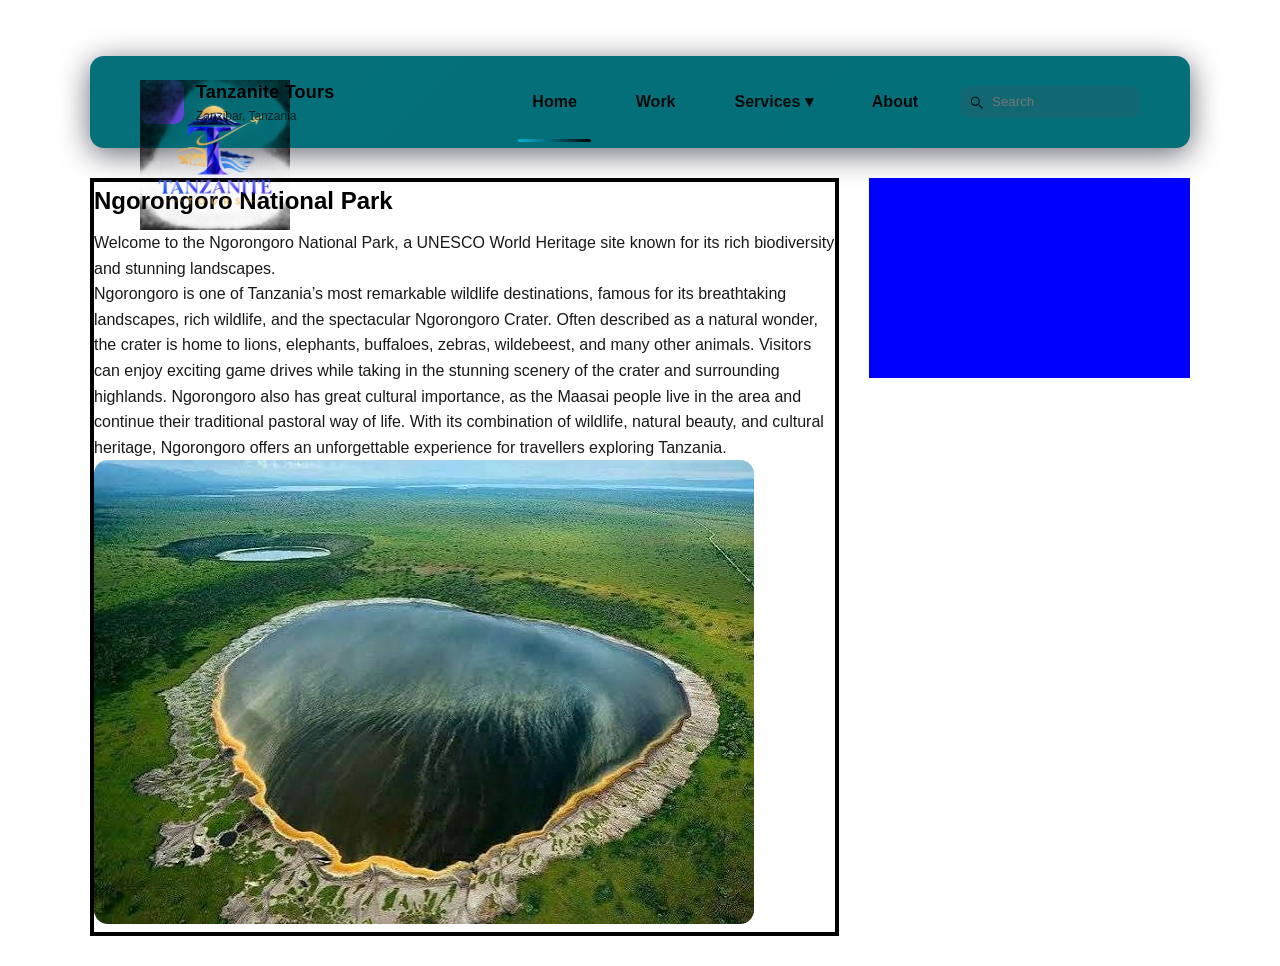
<file: index.html>
<!doctype html>
<html lang="en">

<head>
    <meta charset="utf-8" />
    <meta name="viewport" content="width=device-width,initial-scale=1" />
    <title>Tanzanite Tours</title>
    <link rel="stylesheet" href="style.css" />
    <style>

    </style>
</head>

<body>
    <div class="site">
        <header class="navbar" role="banner">
            <div class="brand">
                <div class="logo" aria-hidden="true"><img src="ChatGPT Image Sep 11, 2026, 12_11_16 PM.png"
                        alt="Tanzanite Tours Logo"></div>
                <div>
                    <div class="sitename">Tanzanite Tours</div>
                    <div style="font-size:12px;opacity:.7">Zanzibar, Tanzania</div>
                </div>
            </div>

            <nav class="links" role="navigation" aria-label="Main">
                <button class="hamburger" aria-expanded="false" aria-controls="primaryNav" title="Menu">
                    <svg width="20" height="20" viewBox="0 0 24 24" fill="none">
                        <path d="M4 7h16M4 12h16M4 17h16" stroke="currentColor" stroke-width="1.6"
                            stroke-linecap="round" />
                    </svg>
                </button>

                <ul id="primaryNav" class="nav-list" role="menubar">

                    <li role="none">
                        <a role="menuitem" href="#home">Home</a>
                    </li>

                    <li role="none">
                        <a role="menuitem" href="work1.html">Work</a>
                    </li>

                    <li role="none">
                        <a role="menuitem" href="#services" aria-haspopup="true">
                            Services ▾
                        </a>

                        <div class="dropdown" role="menu" aria-label="Services submenu">
                            <a href="#transportation">Transportation</a>
                            <a href="#travel">Travel</a>
                            <a href="#booking">Booking</a>
                        </div>
                    </li>

                    <li role="none">
                        <a role="menuitem" href="#about">About</a>
                    </li>

                </ul>

                <div class="search" aria-hidden="false">
                    <svg width="16" height="16" viewBox="0 0 24 24" fill="none">
                        <path d="M21 21l-4.35-4.35" stroke="currentColor" stroke-width="1.6" stroke-linecap="round"
                            stroke-linejoin="round" />
                        <circle cx="11" cy="11" r="6" stroke="currentColor" stroke-width="1.6" stroke-linecap="round"
                            stroke-linejoin="round" />
                    </svg>
                    <input type="search" placeholder="Search" aria-label="Search" />
                </div>



                <div class="indicator" aria-hidden="true"></div>
            </nav>
        </header>

        <main class="container">
            <section class="posts" style="border: 4px solid black;">
                <article class="post" id="home">
                    <h2 id="home">Ngorongoro National Park</h2>
                    <p style="margin-top:10px;opacity:.9;line-height:1.6">Welcome to the Ngorongoro National Park, a
                        UNESCO World Heritage site known for its rich biodiversity and stunning landscapes.<br>
                        Ngorongoro is one of Tanzania’s most remarkable wildlife destinations, famous for its
                        breathtaking landscapes, rich wildlife, and the spectacular Ngorongoro Crater. Often described
                        as a natural wonder, the crater is home to lions, elephants, buffaloes, zebras, wildebeest, and
                        many other animals. Visitors can enjoy exciting game drives while taking in the stunning scenery
                        of the crater and surrounding highlands. Ngorongoro also has great cultural importance, as the
                        Maasai people live in the area and continue their traditional pastoral way of life. With its
                        combination of wildlife, natural beauty, and cultural heritage, Ngorongoro offers an
                        unforgettable experience for travellers exploring Tanzania. </p>
                    <img style="border-radius: 14px" src="ngorongoro.jpg.jpg" alt="Ngorongoro Crater in Tanzania">
                </article>
            </section>

            <section class="others">
                <div style="padding: 100px; background: blue;">

                </div>
            </section>
        </main>
    </div>

    <script src="scripts.js"></script>
</body>

</html>
</file>
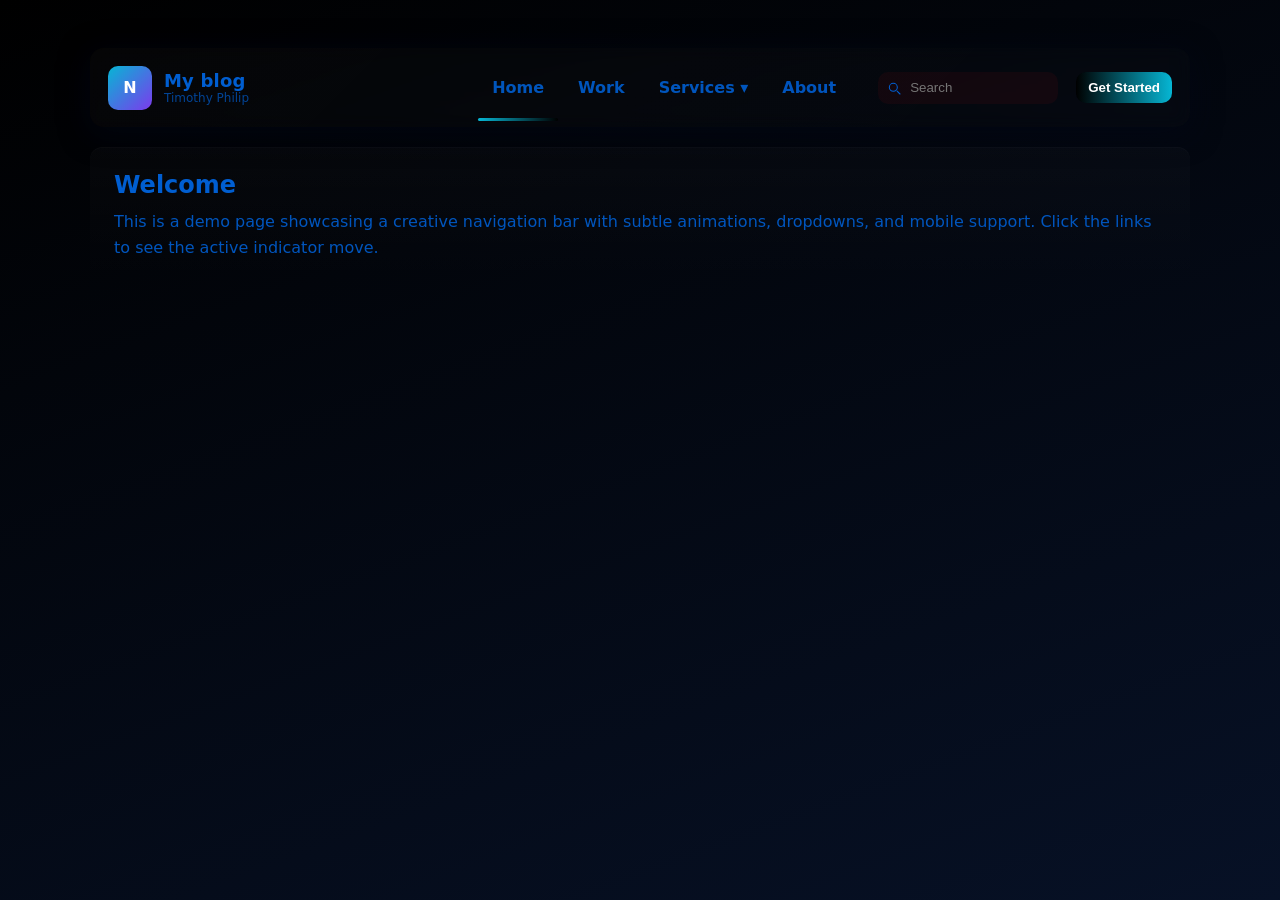
<file: TTT.html>
<!doctype html>
<html lang="en">
<head>
    <meta charset="utf-8" />
    <meta name="viewport" content="width=device-width,initial-scale=1" />
    <title>Creative Navbar — TTT</title>
    <style>
        :root{--accent:#000000;--glass: rgba(235, 0, 0, 0.06);--bg1:#000000;--bg2:#071126}
        *{box-sizing:border-box;margin:0;padding:0}
        html,body{height:100%;font-family:Inter,ui-sans-serif,system-ui,Segoe UI,Roboto,Helvetica,Arial}
        body{background:linear-gradient(160deg,var(--bg1),var(--bg2));color:#005ed1;display:flex;align-items:flex-start;justify-content:center;padding:48px}
        .site{width:100%;max-width:1100px}
        header.navbar{position:relative;display:flex;align-items:center;justify-content:space-between;padding:12px 18px;border-radius:14px;background:linear-gradient(135deg,rgba(255,255,255,0.02),rgba(255,255,255,0.01));backdrop-filter: blur(8px);box-shadow:0 6px 30px rgba(2,6,23,0.6);overflow:hidden}
        .brand{display:flex;align-items:center;gap:12px}
        .logo{width:44px;height:44px;border-radius:10px;display:grid;place-items:center;background:linear-gradient(135deg,#06b6d4,#7c3aed);font-weight:700;color:white}
        .sitename{font-size:18px;font-weight:700;letter-spacing:0.2px}
        nav.links{display:flex;align-items:center;gap:8px}
        .nav-list{display:flex;gap:6px;list-style:none;padding:8px}
        .nav-list li{position:relative}
        .nav-list a{display:inline-block;padding:10px 14px;border-radius:10px;color:inherit;text-decoration:none;font-weight:600;opacity:0.9;transition:transform .22s ease,opacity .18s ease}
        .nav-list a:hover{transform:translateY(-3px);opacity:1}
        .cta{margin-left:10px;padding:8px 12px;border-radius:10px;background:linear-gradient(90deg,var(--accent),#06b6d4);color:white;font-weight:700;border:none;cursor:pointer}
        .indicator{position:absolute;bottom:6px;height:3px;width:60px;background:linear-gradient(90deg,#06b6d4,var(--accent));border-radius:999px;transition:transform .28s cubic-bezier(.2,.9,.2,1),width .28s}
        .search{margin-left:12px;background:var(--glass);padding:8px;border-radius:10px;display:flex;gap:8px;align-items:center}
        .search input{background:transparent;border:0;color:inherit;outline:0;width:140px}
        .hamburger{display:none;cursor:pointer;padding:8px;border-radius:8px;background:transparent;border:0}
        .dropdown{position:absolute;top:56px;left:0;background:linear-gradient(180deg,rgba(255,255,255,0.02),rgba(255,255,255,0.01));border-radius:10px;padding:8px;box-shadow:0 6px 18px rgba(2,6,23,0.5);display:none}
        .nav-list li:focus-within .dropdown, .nav-list li:hover .dropdown{display:block}
        main.demo{margin-top:20px;padding:24px;border-radius:12px;background:linear-gradient(180deg,rgba(255,255,255,0.02),transparent);box-shadow:inset 0 1px 0 rgba(255,255,255,0.02)}
        @media (max-width:800px){
            .nav-list{display:none;position:absolute;left:12px;right:12px;top:64px;flex-direction:column;background:linear-gradient(180deg,rgba(255,255,255,0.02),rgba(255,255,255,0.01));padding:12px;border-radius:10px}
            .hamburger{display:inline-grid}
            .nav-list.open{display:flex}
            .search{display:none}
        }
    </style>
</head>
<body>
    <div class="site">
        <header class="navbar" role="banner">
            <div class="brand">
                <div class="logo" aria-hidden="true">N</div>
                <div>
                    <div class="sitename">My blog</div>
                    <div style="font-size:12px;opacity:.7">Timothy Philip</div>
                </div>
            </div>

            <nav class="links" role="navigation" aria-label="Main">
                <button class="hamburger" aria-expanded="false" aria-controls="primaryNav" title="Menu">
                    <svg width="20" height="20" viewBox="0 0 24 24" fill="none"><path d="M4 7h16M4 12h16M4 17h16" stroke="currentColor" stroke-width="1.6" stroke-linecap="round"/></svg>
                </button>

                <ul id="primaryNav" class="nav-list" role="menubar">
                    <li role="none"><a role="menuitem" href="#home">Home</a></li>
                    <li role="none"><a role="menuitem" href="#work">Work</a></li>
                    <li role="none">
                        <a role="menuitem" href="#services" aria-haspopup="true">Services ▾</a>
                        <div class="dropdown" role="menu" aria-label="Services submenu">
                            <a href="#design" style="display:block;padding:8px;border-radius:8px">Design</a>
                            <a href="#dev" style="display:block;padding:8px;border-radius:8px">Development</a>
                            <a href="#ai" style="display:block;padding:8px;border-radius:8px">AI & Data</a>
                        </div>
                    </li>
                    <li role="none"><a role="menuitem" href="#about">About</a></li>
                </ul>

                <div class="search" aria-hidden="false">
                    <svg width="16" height="16" viewBox="0 0 24 24" fill="none"><path d="M21 21l-4.35-4.35" stroke="currentColor" stroke-width="1.6" stroke-linecap="round" stroke-linejoin="round"/><circle cx="11" cy="11" r="6" stroke="currentColor" stroke-width="1.6" stroke-linecap="round" stroke-linejoin="round"/></svg>
                    <input type="search" placeholder="Search" aria-label="Search" />
                </div>

                <button class="cta">Get Started</button>

                <div class="indicator" aria-hidden="true"></div>
            </nav>
        </header>

        <main class="demo">
            <h2 id="home">Welcome</h2>
            <p style="margin-top:10px;opacity:.9;line-height:1.6">This is a demo page showcasing a creative navigation bar with subtle animations, dropdowns, and mobile support. Click the links to see the active indicator move.</p>
        </main>
    </div>

    <script>
        (function(){
            const nav = document.querySelector('.nav-list');
            const items = [...document.querySelectorAll('.nav-list a')];
            const indicator = document.querySelector('.indicator');
            const hamburger = document.querySelector('.hamburger');
            const navLinks = document.getElementById('primaryNav');

            function updateIndicator(el){
                if(!el) return indicator.style.transform='translateX(-9999px)';
                const rect = el.getBoundingClientRect();
                const parentRect = nav.getBoundingClientRect();
                const left = rect.left - parentRect.left + (rect.width - Math.max(48, rect.width)) / 2;
                indicator.style.width = Math.max(48, rect.width) + 'px';
                indicator.style.transform = 'translateX(' + (rect.left - parentRect.left) + 'px)';
            }

            items.forEach(a=>{
                a.addEventListener('click', e=>{
                    e.preventDefault();
                    items.forEach(i=>i.classList.remove('active'));
                    a.classList.add('active');
                    updateIndicator(a);
                    const target = document.querySelector(a.getAttribute('href'));
                    if(target) target.scrollIntoView({behavior:'smooth',block:'start'});
                    if(nav.classList.contains('open')) nav.classList.remove('open');
                });
                a.addEventListener('mouseenter', ()=> updateIndicator(a));
            });

            document.addEventListener('click', e=>{
                if(!nav.contains(e.target) && !e.target.closest('.hamburger')) updateIndicator();
            });

            window.addEventListener('load', ()=>{
                const first = items[0];
                updateIndicator(first);
            });

            hamburger.addEventListener('click', ()=>{
                const open = nav.classList.toggle('open');
                hamburger.setAttribute('aria-expanded', String(open));
            });
        })();
    </script>
</body>
</html>
</file>
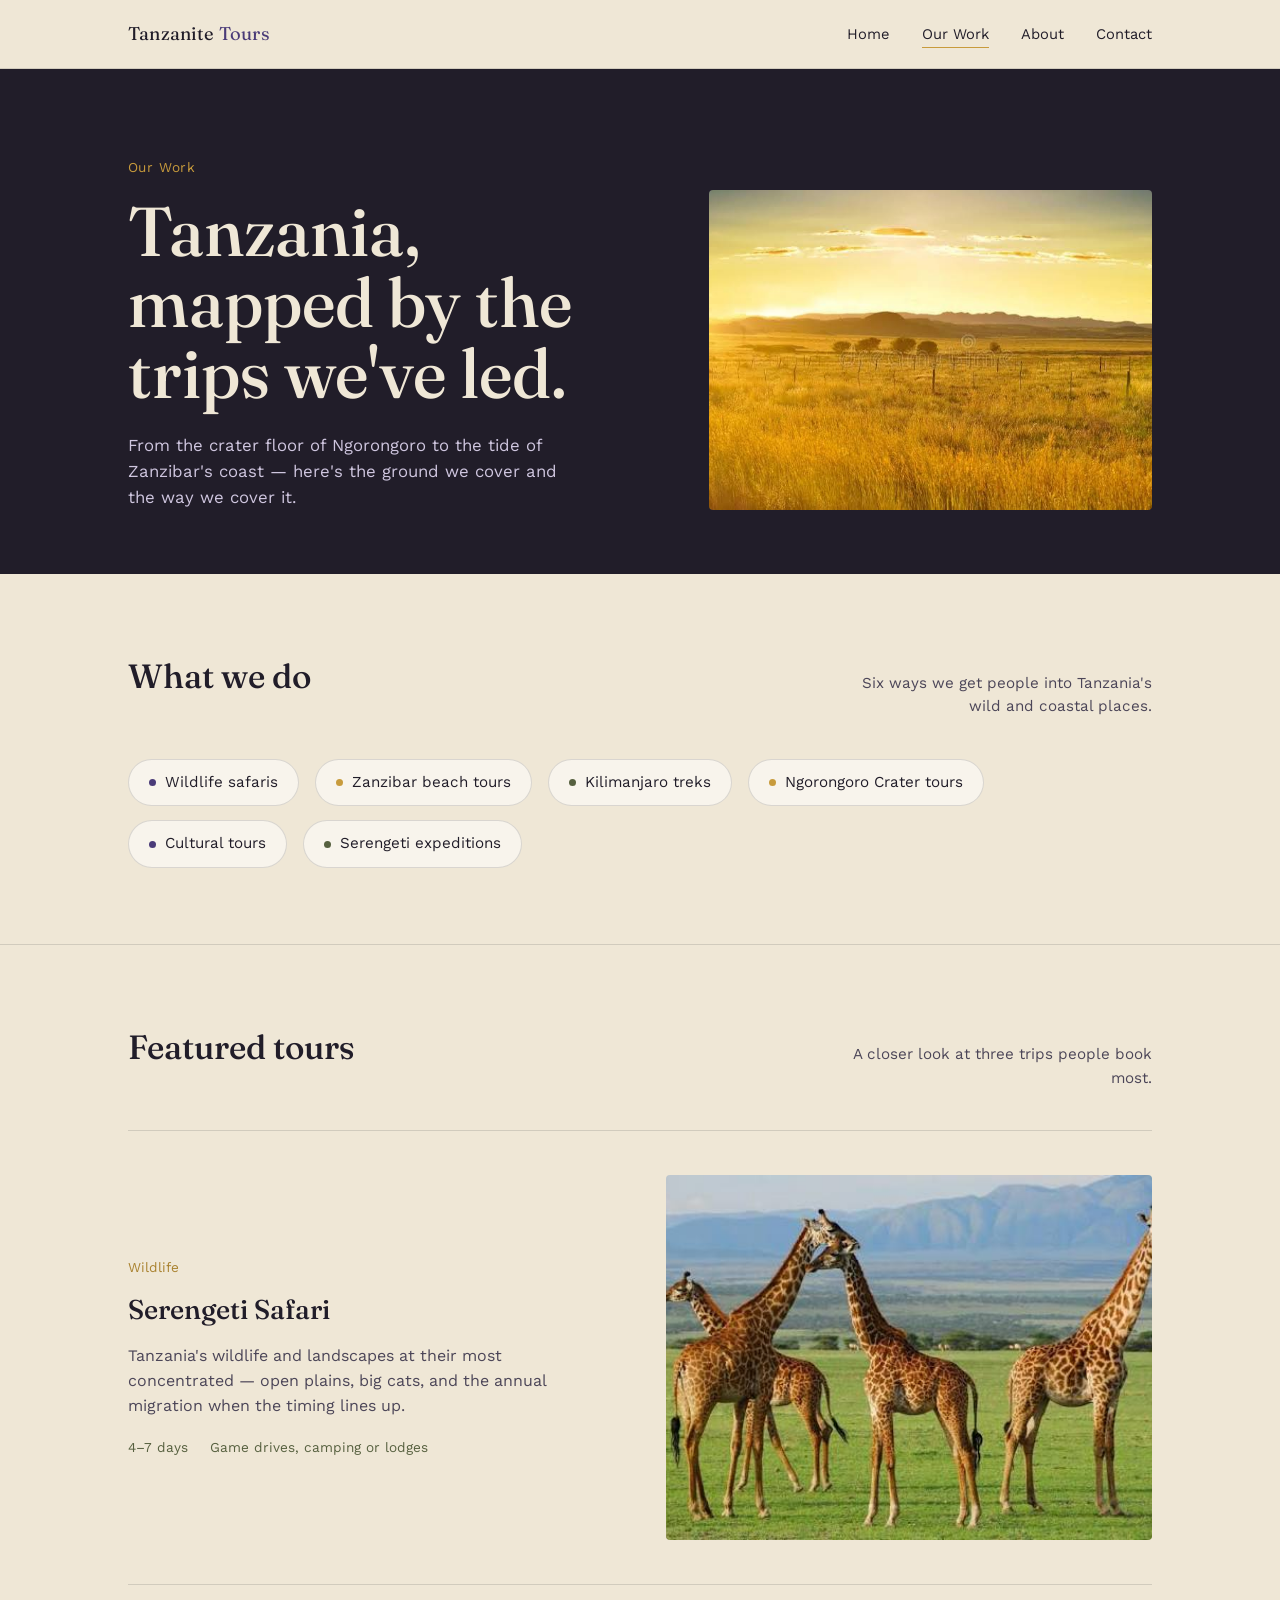
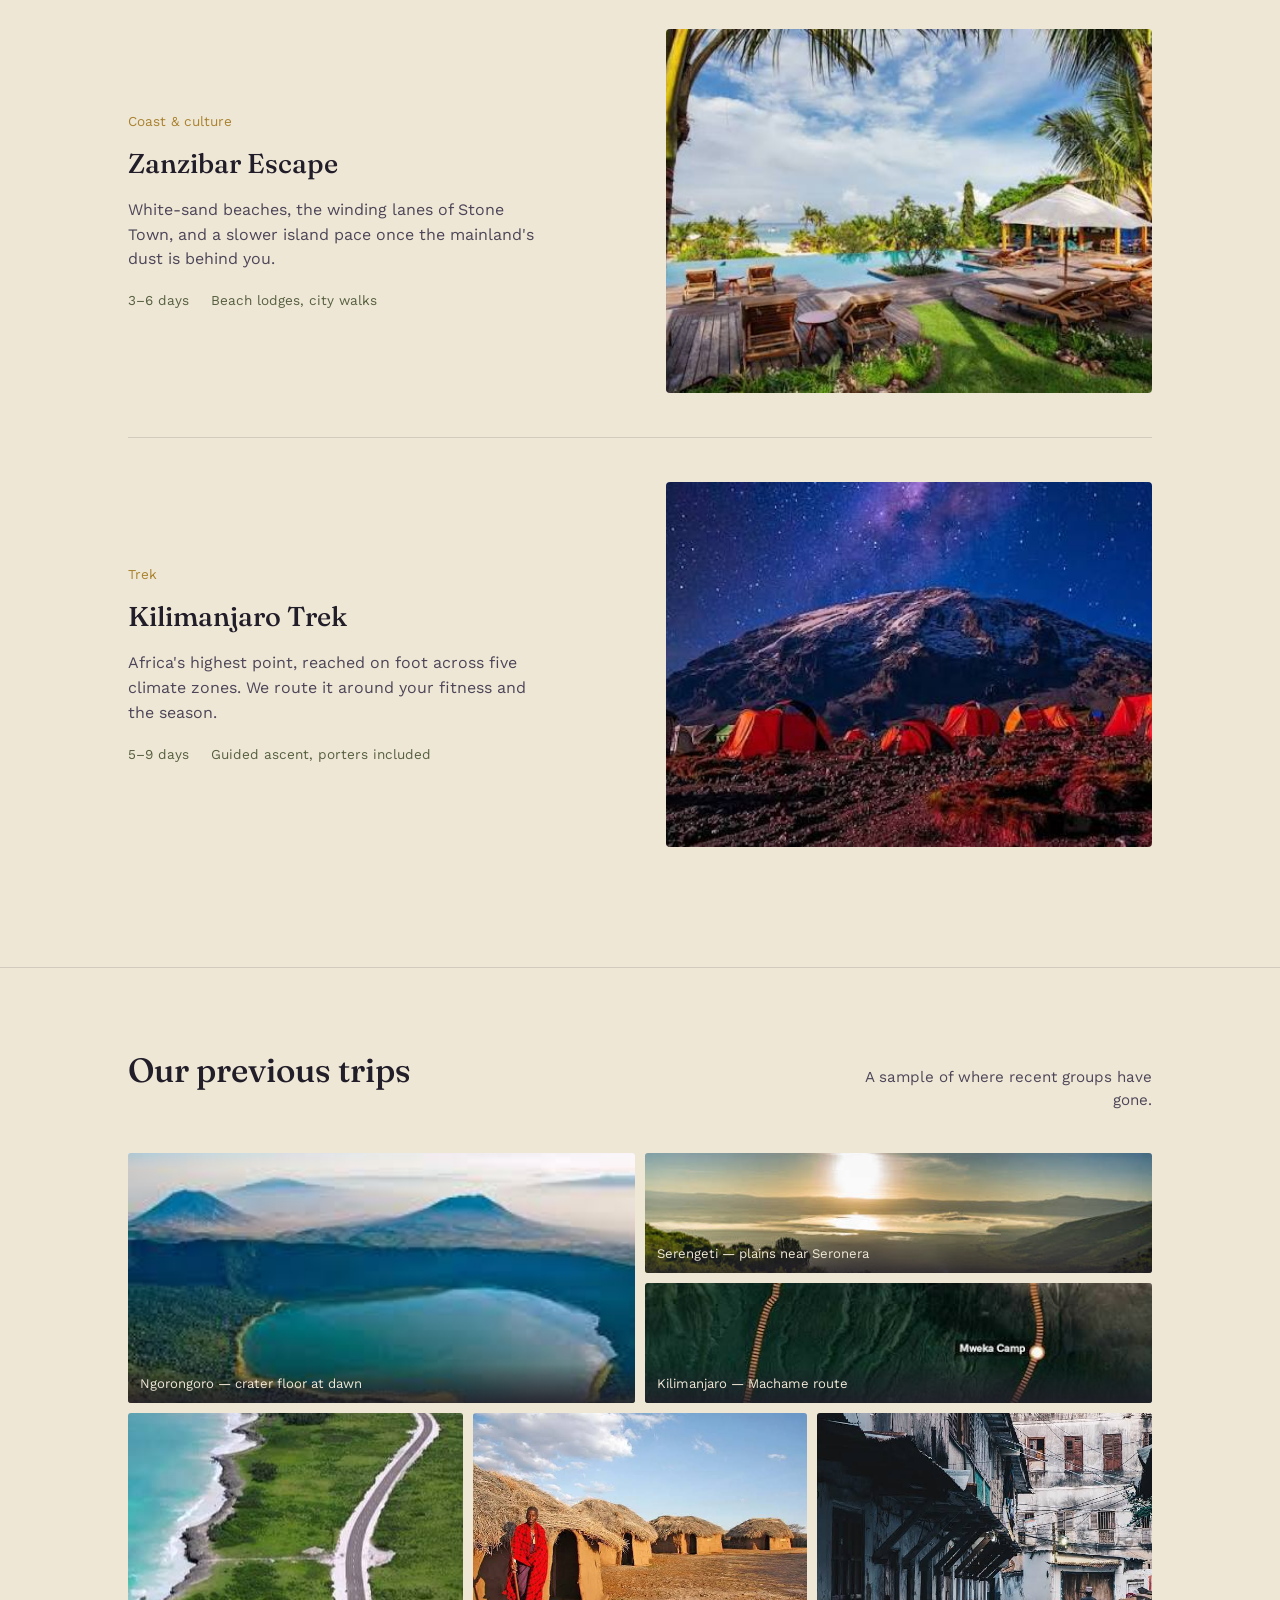
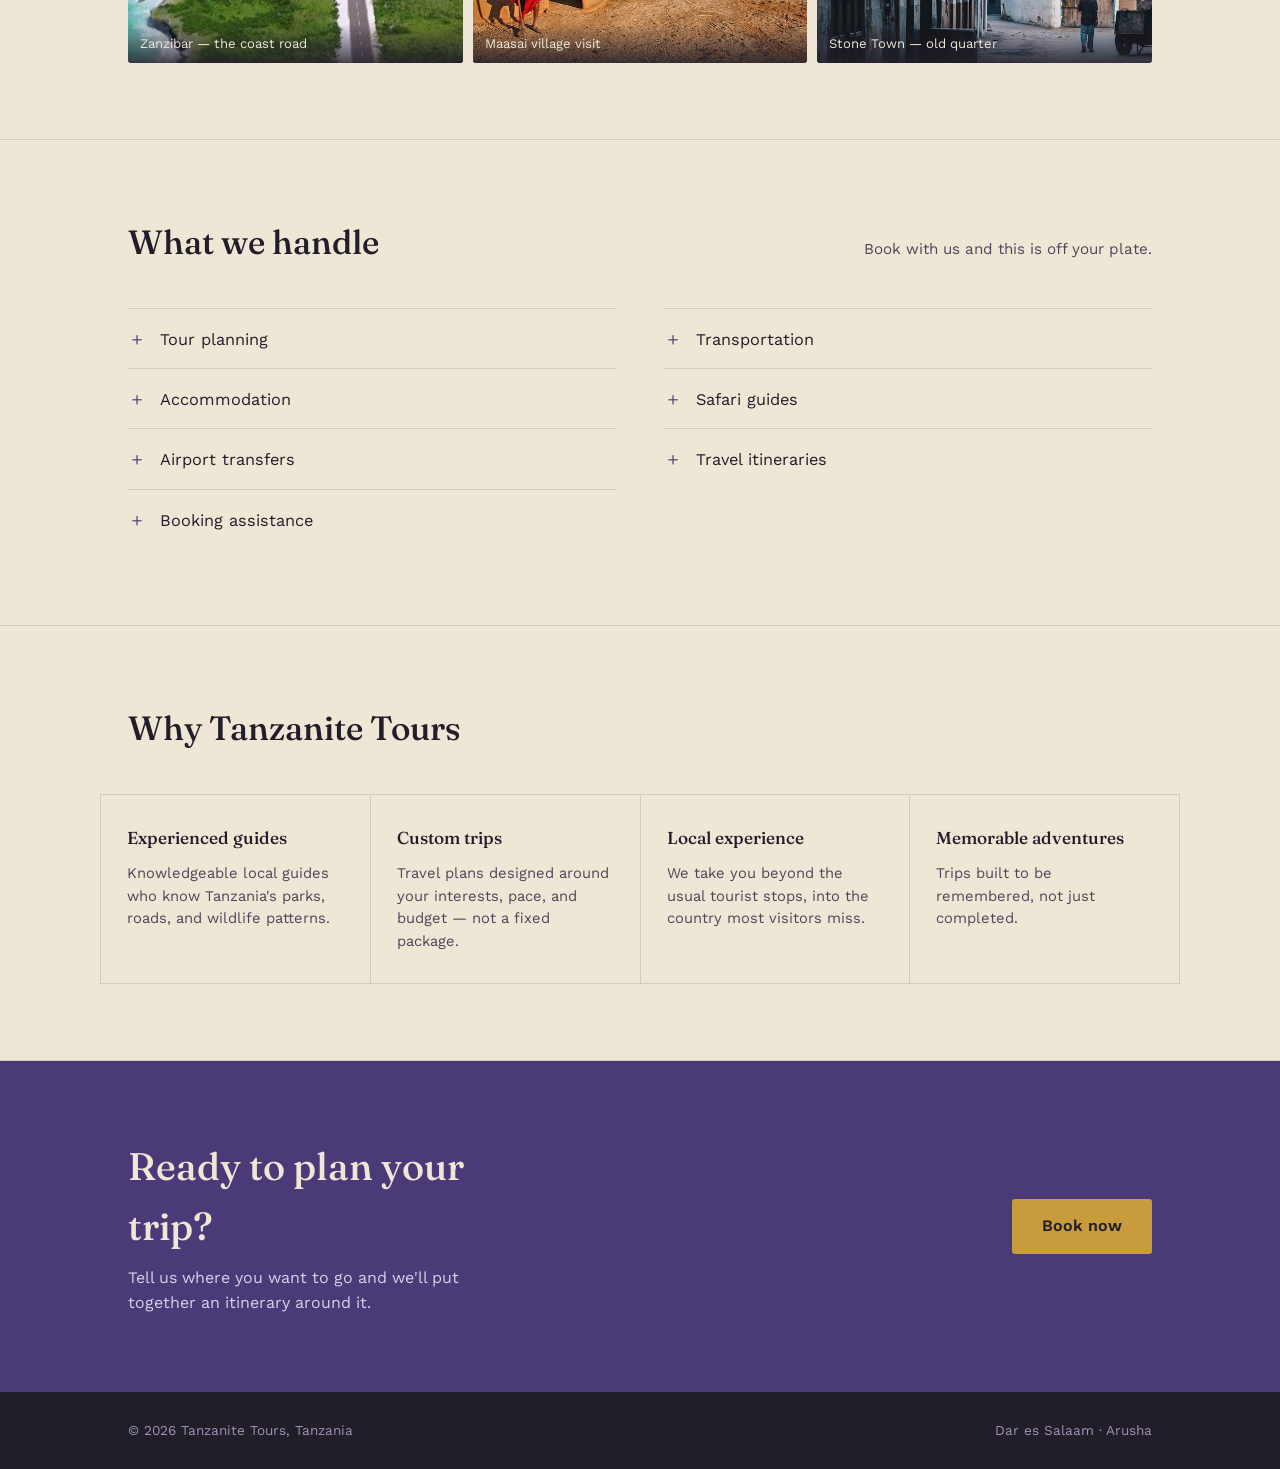
<file: work1.html>
<!DOCTYPE html>
<html lang="en">
<head>
<meta charset="UTF-8">
<meta name="viewport" content="width=device-width, initial-scale=1.0">
<title>Our Work — Tanzanite Tours</title>
<link rel="preconnect" href="https://fonts.googleapis.com">
<link rel="preconnect" href="https://fonts.gstatic.com" crossorigin>
<link href="https://fonts.googleapis.com/css2?family=Fraunces:opsz,wght@9..144,400;9..144,500;9..144,600&family=Work+Sans:wght@400;500;600&display=swap" rel="stylesheet">
<style>

  :root{
    --ink:        #211d29;
    --ivory:      #efe7d6;
    --sand:       #e3d6b4;
    --tanzanite:  #4a3b78;
    --tanzanite-2:#8267c9;
    --gold:       #c89b3c;
    --gold-dim:   #a9822f;
    --sage:       #56603f;
    --line:       rgba(33,29,41,0.14);
    --max: 1080px;
  }

  *{ box-sizing:border-box; }
  html{ scroll-behavior:smooth; }
  body{
    margin:0;
    background:var(--ivory);
    color:var(--ink);
    font-family:'Work Sans', sans-serif;
    font-size:16px;
    line-height:1.55;
  }
  h1,h2,h3{
    font-family:'Fraunces', serif;
    font-weight:500;
    margin:0;
    color:var(--ink);
  }
  p{ margin:0; }
  a{ color:inherit; }
  img,svg{ display:block; max-width:100%; }
  .wrap{ max-width:var(--max); margin:0 auto; padding:0 28px; }

  /* ---------- reduced motion ---------- */
  @media (prefers-reduced-motion: reduce){
    *{ animation:none !important; transition:none !important; }
  }

  /* ---------- nav ---------- */
  nav{
    position:sticky; top:0; z-index:40;
    background:var(--ivory);
    border-bottom:1px solid var(--line);
  }
  nav .wrap{
    display:flex; align-items:center; justify-content:space-between;
    height:68px;
  }
  .brand{
    font-family:'Fraunces', serif;
    font-size:1.15rem;
    letter-spacing:0.01em;
  }
  .brand em{ font-style:normal; color:var(--tanzanite); }
  .navlinks{ display:flex; gap:32px; list-style:none; margin:0; padding:0; font-size:0.92rem; }
  .navlinks a{ text-decoration:none; padding-bottom:4px; border-bottom:1px solid transparent; }
  .navlinks a:hover, .navlinks a:focus-visible{ border-bottom-color:var(--tanzanite); }
  .navlinks a.current{ border-bottom-color:var(--gold); }
  .navtoggle{ display:none; background:none; border:1px solid var(--line); border-radius:6px; padding:8px 10px; font-size:0.9rem; cursor:pointer; }

  @media (max-width:720px){
    .navlinks{
      position:absolute; top:68px; left:0; right:0;
      flex-direction:column; gap:0;
      background:var(--ivory);
      border-bottom:1px solid var(--line);
      padding:8px 28px 18px;
      display:none;
    }
    .navlinks.open{ display:flex; }
    .navlinks a{ display:block; padding:10px 0; }
    .navtoggle{ display:block; }
  }

  /* ---------- hero ---------- */
  .hero{
    background:var(--ink);
    color:var(--ivory);
    position:relative;
    overflow:hidden;
  }
  .hero .wrap{
    padding-top:88px; padding-bottom:64px;
    display:grid; grid-template-columns:1.1fr 0.9fr; gap:40px; align-items:end;
  }
  .hero-kicker{
    font-size:0.85rem; letter-spacing:0.03em; color:var(--gold);
    margin-bottom:18px;
  }
  .hero h1{
    font-size:clamp(2.6rem, 5.4vw, 4.4rem);
    line-height:1.03;
    color:var(--ivory);
    max-width:11.5ch;
  }
  .hero p.lede{
    margin-top:22px;
    max-width:44ch;
    color:#cfc6df;
    font-size:1.05rem;
  }
  .hero-figure{ align-self:end; opacity:0.94; border-radius:4px; overflow:hidden; }
  .hero-figure svg{ width:100%; height:auto; }
  .hero-figure img{ width:100%; height:320px; object-fit:cover; display:block; }

  @media (max-width:820px){
    .hero .wrap{ grid-template-columns:1fr; }
    .hero-figure{ order:-1; max-width:280px; }
  }

  /* ---------- section rhythm ---------- */
  section{ padding:76px 0; border-bottom:1px solid var(--line); }
  section:last-of-type{ border-bottom:none; }
  .section-head{
    display:flex; justify-content:space-between; align-items:baseline; gap:24px;
    margin-bottom:40px;
    flex-wrap:wrap;
  }
  .section-head h2{ font-size:clamp(1.6rem, 3vw, 2.1rem); }
  .section-note{ max-width:34ch; color:#4c4658; font-size:0.95rem; text-align:right; }
  @media (max-width:640px){ .section-note{ text-align:left; } }

  /* ---------- what we do (tag rail) ---------- */
  .disciplines{
    display:flex; flex-wrap:wrap; gap:14px 16px;
  }
  .discipline{
    border:1px solid var(--line);
    border-radius:100px;
    padding:11px 20px;
    font-size:0.95rem;
    display:flex; align-items:center; gap:9px;
    background:#fff8;
  }
  .discipline .dot{
    width:7px; height:7px; border-radius:50%;
    background:var(--tanzanite);
    flex:none;
  }
  .discipline:nth-child(2n) .dot{ background:var(--gold); }
  .discipline:nth-child(3n) .dot{ background:var(--sage); }

  /* ---------- featured tours (editorial alternating) ---------- */
  .tour{
    display:grid; grid-template-columns:1fr 1fr; gap:52px; align-items:center;
    padding:44px 0;
    border-top:1px solid var(--line);
  }
  .tour:first-of-type{ border-top:none; padding-top:0; }
  .tour:nth-of-type(even) .tour-art{ order:2; }
  .tour-eyebrow{ font-size:0.85rem; color:var(--gold-dim); margin-bottom:10px; }
  .tour h3{ font-size:1.7rem; margin-bottom:14px; }
  .tour p{ color:#4c4658; max-width:42ch; }
  .tour-meta{ margin-top:18px; display:flex; gap:22px; font-size:0.85rem; color:var(--sage); }
  .tour-art{
    aspect-ratio:4/3; border-radius:4px; overflow:hidden;
    background:var(--sand);
  }
  .tour-art svg{ width:100%; height:100%; }
  .tour-art img{ width:100%; height:100%; object-fit:cover; display:block; }

  @media (max-width:760px){
    .tour{ grid-template-columns:1fr; gap:22px; }
    .tour:nth-of-type(even) .tour-art{ order:0; }
  }

  /* ---------- gallery ---------- */
  .gallery{
    display:grid;
    grid-template-columns:repeat(6, 1fr);
    grid-auto-rows:120px;
    gap:10px;
  }
  .gcell{
    position:relative; overflow:hidden; border-radius:3px;
    background:var(--tanzanite);
  }
  .gcell svg{ width:100%; height:100%; }
  .gcell img{ width:100%; height:100%; object-fit:cover; display:block; }
  .gcell .cap{
    position:absolute; left:0; right:0; bottom:0;
    padding:10px 12px 8px;
    background:linear-gradient(to top, rgba(33,29,41,0.82), transparent);
    color:var(--ivory);
    font-size:0.82rem;
  }
  .g1{ grid-column:span 3; grid-row:span 2; }
  .g2{ grid-column:span 3; grid-row:span 1; }
  .g3{ grid-column:span 3; grid-row:span 1; }
  .g4{ grid-column:span 2; grid-row:span 2; }
  .g5{ grid-column:span 2; grid-row:span 2; }
  .g6{ grid-column:span 2; grid-row:span 2; }

  @media (max-width:760px){
    .gallery{ grid-template-columns:repeat(2, 1fr); grid-auto-rows:150px; }
    .g1,.g2,.g3,.g4,.g5,.g6{ grid-column:span 1; grid-row:span 1; }
  }

  /* ---------- what we handle ---------- */
  .handle-list{
    list-style:none; margin:0; padding:0;
    display:grid; grid-template-columns:1fr 1fr; gap:0 48px;
  }
  .handle-list li{
    display:flex; align-items:baseline; gap:14px;
    padding:16px 0;
    border-top:1px solid var(--line);
    font-size:1.02rem;
  }
  .handle-list li:nth-last-child(-n+1),
  .handle-list li:nth-last-child(-n+2){ }
  .handle-list li span.mark{
    font-family:'Fraunces', serif;
    color:var(--tanzanite);
    font-size:1.1rem;
  }
  @media (max-width:640px){ .handle-list{ grid-template-columns:1fr; } }

  /* ---------- why choose us ---------- */
  .why{
    display:grid; grid-template-columns:repeat(4, 1fr); gap:0;
    border-top:1px solid var(--line);
    border-left:1px solid var(--line);
  }
  .why-item{
    padding:30px 26px;
    border-right:1px solid var(--line);
    border-bottom:1px solid var(--line);
  }
  .why-item h3{ font-size:1.08rem; margin-bottom:10px; }
  .why-item p{ font-size:0.92rem; color:#4c4658; }
  @media (max-width:820px){ .why{ grid-template-columns:1fr 1fr; } }
  @media (max-width:480px){ .why{ grid-template-columns:1fr; } }

  /* ---------- cta ---------- */
  .cta{
    background:var(--tanzanite);
    color:var(--ivory);
    border-bottom:none;
  }
  .cta .wrap{
    display:flex; align-items:center; justify-content:space-between; gap:32px;
    flex-wrap:wrap;
  }
  .cta h2{ color:var(--ivory); font-size:clamp(1.7rem, 3.4vw, 2.4rem); max-width:16ch; }
  .cta p{ color:#d9d0ea; margin-top:10px; max-width:38ch; }
  .btn{
    display:inline-block;
    background:var(--gold);
    color:var(--ink);
    text-decoration:none;
    font-family:'Work Sans', sans-serif;
    font-weight:600;
    padding:15px 30px;
    border-radius:3px;
    white-space:nowrap;
  }
  .btn:hover, .btn:focus-visible{ background:#d8ad55; }

  footer{
    background:var(--ink); color:#9d94b2;
    font-size:0.85rem;
    padding:28px 0;
  }
  footer .wrap{ display:flex; justify-content:space-between; flex-wrap:wrap; gap:10px; }

  /* one orchestrated reveal, hero only */
  .hero h1, .hero p.lede, .hero-figure{
    animation:rise 0.7s ease-out both;
  }
  .hero p.lede{ animation-delay:0.08s; }
  .hero-figure{ animation-delay:0.05s; }
  @keyframes rise{
    from{ opacity:0; transform:translateY(14px); }
    to{ opacity:1; transform:translateY(0); }
  }
</style>
</head>
<body>

<nav>
  <div class="wrap">
    <div class="brand">Tanzanite <em>Tours</em></div>
    <ul class="navlinks" id="navlinks">
      <li><a href="#what-we-do">Home</a></li>
      <li><a href="" class="current">Our Work</a></li>
      <li><a href="#what-we-handle">About</a></li>
      <li><a href="#plan">Contact</a></li>
    </ul>
    <button class="navtoggle" id="navtoggle" aria-expanded="false" aria-controls="navlinks">Menu</button>
  </div>
</nav>

<header class="hero">
  <div class="wrap">
    <div>
      <div class="hero-kicker">Our Work</div>
      <h1>Tanzania, mapped by the trips we've led.</h1>
      <p class="lede">From the crater floor of Ngorongoro to the tide of Zanzibar's coast — here's the ground we cover and the way we cover it.</p>
    </div>
    <div class="hero-figure">
      <img src="img/vastarea.jpg" alt="Golden grassland stretching toward distant hills at sunset">
    </div>
  </div>
</header>

<section id="what-we-do">
  <div class="wrap">
    <div class="section-head">
      <h2>What we do</h2>
      <p class="section-note">Six ways we get people into Tanzania's wild and coastal places.</p>
    </div>
    <div class="disciplines">
      <div class="discipline"><span class="dot"></span> Wildlife safaris</div>
      <div class="discipline"><span class="dot"></span> Zanzibar beach tours</div>
      <div class="discipline"><span class="dot"></span> Kilimanjaro treks</div>
      <div class="discipline"><span class="dot"></span> Ngorongoro Crater tours</div>
      <div class="discipline"><span class="dot"></span> Cultural tours</div>
      <div class="discipline"><span class="dot"></span> Serengeti expeditions</div>
    </div>
  </div>
</section>

<section id="featured-tours">
  <div class="wrap">
    <div class="section-head">
      <h2>Featured tours</h2>
      <p class="section-note">A closer look at three trips people book most.</p>
    </div>

    <div class="tour">
      <div>
        <div class="tour-eyebrow">Wildlife</div>
        <h3>Serengeti Safari</h3>
        <p>Tanzania's wildlife and landscapes at their most concentrated — open plains, big cats, and the annual migration when the timing lines up.</p>
        <div class="tour-meta"><span>4–7 days</span><span>Game drives, camping or lodges</span></div>
      </div>
      <div class="tour-art">
        <img src="img/serengetisafari.jpg" alt="A Maasai guide walking toward a lit safari camp under an acacia tree at dusk">
      </div>
    </div>

    <div class="tour">
      <div>
        <div class="tour-eyebrow">Coast &amp; culture</div>
        <h3>Zanzibar Escape</h3>
        <p>White-sand beaches, the winding lanes of Stone Town, and a slower island pace once the mainland's dust is behind you.</p>
        <div class="tour-meta"><span>3–6 days</span><span>Beach lodges, city walks</span></div>
      </div>
      <div class="tour-art">
        <img src="img/zanzibarescape.jpg" alt="A beachfront resort pool deck shaded by palm trees">
      </div>
    </div>

    <div class="tour">
      <div>
        <div class="tour-eyebrow">Trek</div>
        <h3>Kilimanjaro Trek</h3>
        <p>Africa's highest point, reached on foot across five climate zones. We route it around your fitness and the season.</p>
        <div class="tour-meta"><span>5–9 days</span><span>Guided ascent, porters included</span></div>
      </div>
      <div class="tour-art">
        <img src="img/kilimanjarotrek.jpg" alt="Tents pitched on Kilimanjaro at night under a starry sky and the Milky Way">
      </div>
    </div>
  </div>
</section>

<section id="previous-trips">
  <div class="wrap">
    <div class="section-head">
      <h2>Our previous trips</h2>
      <p class="section-note">A sample of where recent groups have gone.</p>
    </div>
    <div class="gallery">
      <div class="gcell g1">
        <img src="img/ngorongorocraterflooratdawn1.jpg" alt="Sunrise mist over the Ngorongoro Crater floor">
        <div class="cap">Ngorongoro — crater floor at dawn</div>
      </div>
      <div class="gcell g2">
        <img src="img/serengetiplainsnearseronera.jpg" alt="Giraffes on the open plains near Seronera">
        <div class="cap">Serengeti — plains near Seronera</div>
      </div>
      <div class="gcell g3">
        <img src="img/kilimanjaromachameroute.jpg" alt="Map of the Machame route up Kilimanjaro to Uhuru Peak">
        <div class="cap">Kilimanjaro — Machame route</div>
      </div>
      <div class="gcell g4">
        <img src="img/zanzibarthecoastroad.jpg" alt="Aerial view of a coastal road running along Zanzibar's shoreline">
        <div class="cap">Zanzibar — the coast road</div>
      </div>
      <div class="gcell g5">
        <img src="img/maasaivillagevisit.jpg" alt="A Maasai man in traditional dress standing by thatched huts">
        <div class="cap">Maasai village visit</div>
      </div>
      <div class="gcell g6">
        <img src="img/stonetownoldquarter.jpg" alt="A quiet alley in Stone Town's old quarter">
        <div class="cap">Stone Town — old quarter</div>
      </div>
    </div>
  </div>
</section>

<section id="what-we-handle">
  <div class="wrap">
    <div class="section-head">
      <h2>What we handle</h2>
      <p class="section-note">Book with us and this is off your plate.</p>
    </div>
    <ul class="handle-list">
      <li><span class="mark">＋</span> Tour planning</li>
      <li><span class="mark">＋</span> Transportation</li>
      <li><span class="mark">＋</span> Accommodation</li>
      <li><span class="mark">＋</span> Safari guides</li>
      <li><span class="mark">＋</span> Airport transfers</li>
      <li><span class="mark">＋</span> Travel itineraries</li>
      <li><span class="mark">＋</span> Booking assistance</li>
    </ul>
  </div>
</section>

<section id="why-us">
  <div class="wrap">
    <div class="section-head">
      <h2>Why Tanzanite Tours</h2>
    </div>
  </div>
  <div class="wrap" style="padding:0;">
    <div class="why">
      <div class="why-item">
        <h3>Experienced guides</h3>
        <p>Knowledgeable local guides who know Tanzania's parks, roads, and wildlife patterns.</p>
      </div>
      <div class="why-item">
        <h3>Custom trips</h3>
        <p>Travel plans designed around your interests, pace, and budget — not a fixed package.</p>
      </div>
      <div class="why-item">
        <h3>Local experience</h3>
        <p>We take you beyond the usual tourist stops, into the country most visitors miss.</p>
      </div>
      <div class="why-item">
        <h3>Memorable adventures</h3>
        <p>Trips built to be remembered, not just completed.</p>
      </div>
    </div>
  </div>
</section>

<section class="cta" id="plan">
  <div class="wrap">
    <div>
      <h2>Ready to plan your trip?</h2>
      <p>Tell us where you want to go and we'll put together an itinerary around it.</p>
    </div>
    <a class="btn" href="contact.html">Book now</a>
  </div>
</section>

<footer>
  <div class="wrap">
    <span>© 2026 Tanzanite Tours, Tanzania</span>
    <span>Dar es Salaam · Arusha</span>
  </div>
</footer>

<script>
  const toggle = document.getElementById('navtoggle');
  const links = document.getElementById('navlinks');
  toggle.addEventListener('click', () => {
    const open = links.classList.toggle('open');
    toggle.setAttribute('aria-expanded', open);
  });
</script>

</body>
</html>
</file>
<file: style.css>
:root {
            --accent: #000000;
            --glass: rgba(235, 0, 0, 0.06);
            --bg1: #000000;
            --bg2: #071126
    }

    * {
        box-sizing: border-box;
        margin: 0;
        padding: 0
    }

    html,
    body {
        height: 100%;
        font-family: Inter, ui-sans-serif, system-ui, Segoe UI, Roboto, Helvetica, Arial;
        margin: 0;
        padding-top: 28px;
        background-color: var(--warm-sand);
        color: var(--charcoal);
        font-family: Arial, Helvetica, sans-serif;
        line-height: 1.6;
        display: flex;
        align-items: flex-start;
        justify-content: center;
    }

    .site {
        width: 100%;
        max-width: 1100px
    }

    header.navbar {
        position: relative;
        z-index: 1000;
        display: flex;
        align-items: center;
        justify-content: space-between;
        padding: 12px 18px;
        border-radius: 14px;
        background: linear-gradient(135deg, rgba(255, 255, 255, 0.02), rgba(255, 255, 255, 0.01));
        backdrop-filter: blur(8px);
        box-shadow: 0 6px 30px rgba(2, 6, 23, 0.6);
        overflow: visible
    }

    .brand {
        display: flex;
        align-items: center;
        gap: 12px
    }

    .logo {
        width: 44px;
        height: 44px;
        border-radius: 10px;
        display: grid;
        place-items: center;
        background: linear-gradient(135deg, #06b6d4, #7c3aed);
        font-weight: 700;
        color: white
    }

    .sitename {
        font-size: 18px;
        font-weight: 700;
        letter-spacing: 0.2px
    }

    nav.links {
        display: flex;
        align-items: center;
        gap: 8px
    }

    .nav-list {
        display: flex;
        gap: 6px;
        list-style: none;
        padding: 8px
    }

    .nav-list li {
        position: relative
    }

    .nav-list li::after {
        content: "";
        position: absolute;
        top: 100%;
        left: 0;
        width: 100%;
        height: 24px;
    }

    .nav-list a {
        display: inline-block;
        padding: 10px 14px;
        border-radius: 10px;
        color: inherit;
        text-decoration: none;
        font-weight: 600;
        opacity: 0.9;
        transition: transform .22s ease, opacity .18s ease
    }

    .nav-list a:hover {
        transform: translateY(-3px);
        opacity: 1
    }

    .cta {
        margin-left: 10px;
        padding: 8px 12px;
        border-radius: 10px;
        background: linear-gradient(90deg, var(--accent), #06b6d4);
        color: white;
        font-weight: 700;
        border: none;
        cursor: pointer
    }

    .indicator {
        position: absolute;
        bottom: 6px;
        height: 3px;
        width: 60px;
        background: linear-gradient(90deg, #06b6d4, var(--accent));
        border-radius: 999px;
        transition: transform .28s cubic-bezier(.2, .9, .2, 1), width .28s
    }

    .search {
        margin-left: 12px;
        background: var(--glass);
        padding: 8px;
        border-radius: 10px;
        display: flex;
        gap: 8px;
        align-items: center
    }

    .search input {
        background: transparent;
        border: 0;
        color: inherit;
        outline: 0;
        width: 140px
    }

    .hamburger {
        display: none;
        cursor: pointer;
        padding: 8px;
        border-radius: 8px;
        background: transparent;
        border: 0
    }

    .dropdown {
        position: absolute;
        top: calc(100% + 24px);
        left: 0;
        min-width: 170px;
        background: #ffffff;
        border-radius: 10px;
        padding: 8px;
        box-shadow: 0 6px 18px rgba(2, 6, 23, 0.5);
        display: block;
        opacity: 0;
        pointer-events: none;
        visibility: hidden;
        transform: translateY(-6px);
        transition: opacity .18s ease, transform .18s ease, visibility 0s linear .18s;
        z-index: 9999
    }

    .dropdown a {
        display: block;
        padding: 8px;
        border-radius: 8px;
        white-space: nowrap
    }

    .dropdown a:hover {
        background: rgba(255, 255, 255, 0.1)
    }

    .nav-list li:focus-within .dropdown,
    .nav-list li:hover .dropdown {
        opacity: 1;
        pointer-events: auto;
        visibility: visible;
        transform: translateY(0);
        transition-delay: 0s
    }

    main.demo {
        margin-top: 20px;
        padding: 24px;
        border-radius: 12px;
        background: linear-gradient(180deg, rgba(255, 255, 255, 0.02), transparent);
        box-shadow: inset 0 1px 0 rgba(255, 255, 255, 0.02)
    }

    @media (max-width:800px) {
        .nav-list {
            display: none;
            position: absolute;
            left: 12px;
            right: 12px;
            top: 64px;
            flex-direction: column;
            background: linear-gradient(180deg, rgba(255, 255, 255, 0.02), rgba(255, 255, 255, 0.01));
            padding: 12px;
            border-radius: 10px
        }

        .hamburger {
            display: inline-grid
        }

        .nav-list.open {
            display: flex
        }

        .search {
            display: none
        }
    }

    .container {
        display: grid;
        grid-template-columns: 7fr 3fr;
        gap: 30px;
        margin: 30px auto;


    }

/* Added: logo/header styles provided by user */
header.navbar {
    display: flex;
    align-items: center;
    justify-content: space-between;
    padding: 15px 50px;
    background-color: #006D77;
}

.logo img {
    width: 150px;
    height: auto;
    display: block;
}

nav a {
    color: #FFFFFF;
    text-decoration: none;
    margin-left: 25px;
    font-weight: bold;
}

nav a:hover {
    color: #F4A261;
}
</file>
